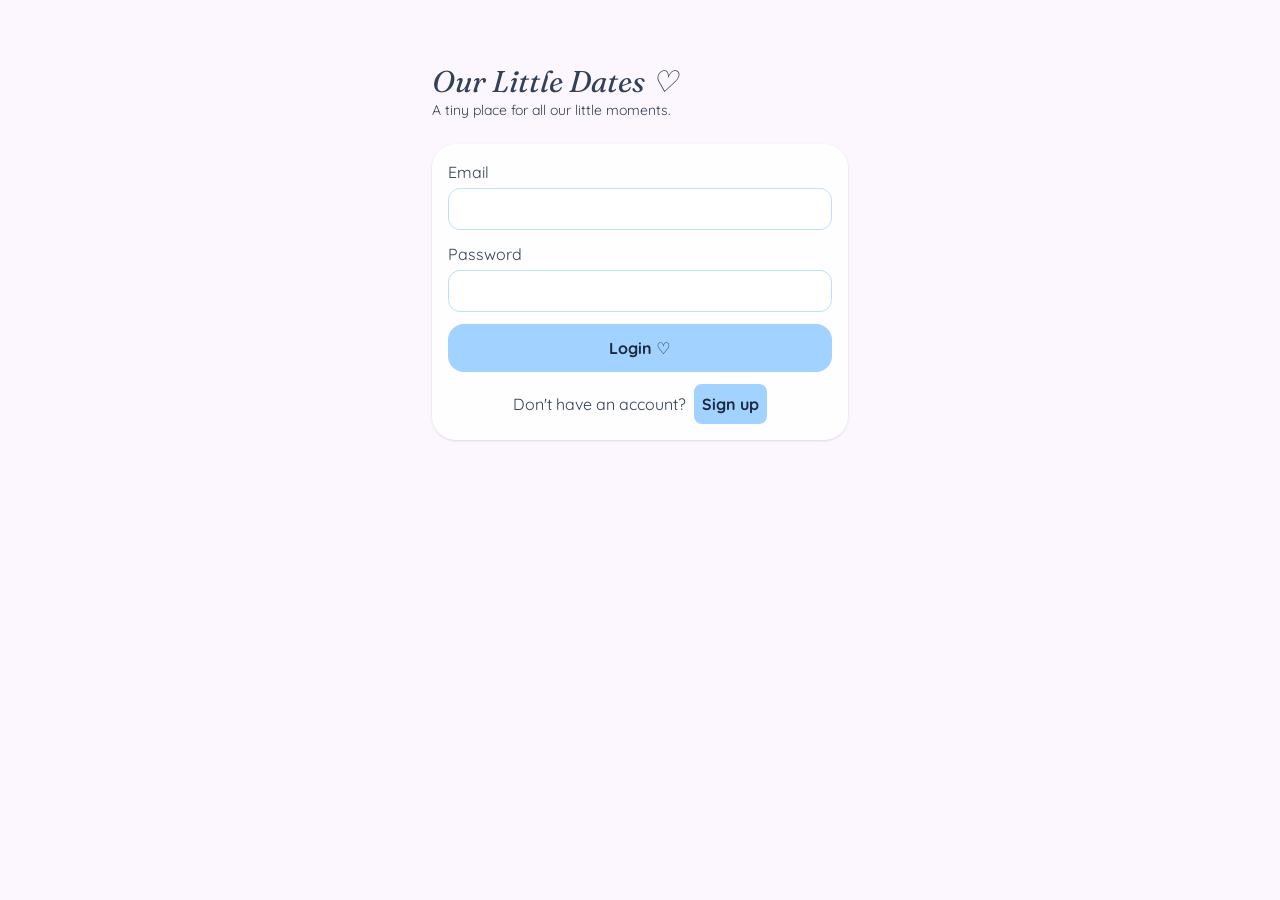
<file: index.html>
<!doctype html>
<html lang="en">
<head>
  <meta charset="utf-8">
  <meta name="viewport" content="width=device-width, initial-scale=1, viewport-fit=cover">
  <meta name="theme-color" content="#ffc8dd">
  <title>Home ♡ Our Little Dates</title>
  <script type="module" crossorigin src="/assets/index-DO0aPiEx.js"></script>
  <link rel="modulepreload" crossorigin href="/assets/lib-BmfH8Z2i.js">
  <link rel="stylesheet" crossorigin href="/assets/lib-CBzpKJRD.css">
</head>
<body class="min-h-screen bg-bg font-sans text-slate-700">
  <main class="mx-auto max-w-md px-4 pt-6 pb-28">
    <h1 class="serif text-3xl">Our Little Dates ♡</h1>
    <p class="mb-5 text-sm">A tiny place for all our little moments.</p>

    <!-- Kartu "Next date", diisi oleh home.js -->
    <section id="next" class="mb-6 rounded-3xl bg-soft p-5"></section>

    <h3 class="mb-2 font-bold">Upcoming Dates</h3>
    <div id="upcoming"></div>
  </main>
</body>
</html>
</file>
<file: assets/lib-CBzpKJRD.css>
@import "https://fonts.googleapis.com/css2?family=Fraunces:ital,wght@1,600&family=Quicksand:wght@500;700&display=swap";@layer properties{@supports (((-webkit-hyphens:none)) and (not (margin-trim:inline))) or ((-moz-orient:inline) and (not (color:rgb(from red r g b)))){*,:before,:after,::backdrop{--tw-rotate-x:initial;--tw-rotate-y:initial;--tw-rotate-z:initial;--tw-skew-x:initial;--tw-skew-y:initial;--tw-space-y-reverse:0;--tw-border-style:solid;--tw-font-weight:initial;--tw-blur:initial;--tw-brightness:initial;--tw-contrast:initial;--tw-grayscale:initial;--tw-hue-rotate:initial;--tw-invert:initial;--tw-opacity:initial;--tw-saturate:initial;--tw-sepia:initial;--tw-drop-shadow:initial;--tw-drop-shadow-color:initial;--tw-drop-shadow-alpha:100%;--tw-drop-shadow-size:initial;--tw-backdrop-blur:initial;--tw-backdrop-brightness:initial;--tw-backdrop-contrast:initial;--tw-backdrop-grayscale:initial;--tw-backdrop-hue-rotate:initial;--tw-backdrop-invert:initial;--tw-backdrop-opacity:initial;--tw-backdrop-saturate:initial;--tw-backdrop-sepia:initial;--tw-scale-x:1;--tw-scale-y:1;--tw-scale-z:1;--tw-shadow:0 0 #0000;--tw-shadow-color:initial;--tw-shadow-alpha:100%;--tw-inset-shadow:0 0 #0000;--tw-inset-shadow-color:initial;--tw-inset-shadow-alpha:100%;--tw-ring-color:initial;--tw-ring-shadow:0 0 #0000;--tw-inset-ring-color:initial;--tw-inset-ring-shadow:0 0 #0000;--tw-ring-inset:initial;--tw-ring-offset-width:0px;--tw-ring-offset-color:#fff;--tw-ring-offset-shadow:0 0 #0000}}}@layer theme{:root,:host{--font-sans:Quicksand, system-ui, sans-serif;--font-serif:Fraunces, Georgia, serif;--font-mono:ui-monospace, SFMono-Regular, Menlo, Monaco, Consolas, "Liberation Mono", "Courier New", monospace;--color-pink-500:oklch(65.6% .241 354.308);--color-slate-700:oklch(37.2% .044 257.287);--color-slate-800:oklch(27.9% .041 260.031);--color-white:#fff;--spacing:.25rem;--container-md:28rem;--text-xs:.75rem;--text-xs--line-height:calc(1 / .75);--text-sm:.875rem;--text-sm--line-height:calc(1.25 / .875);--text-xl:1.25rem;--text-xl--line-height:calc(1.75 / 1.25);--text-2xl:1.5rem;--text-2xl--line-height:calc(2 / 1.5);--text-3xl:1.875rem;--text-3xl--line-height:calc(2.25 / 1.875);--font-weight-bold:700;--radius-lg:.5rem;--radius-xl:.75rem;--radius-2xl:1rem;--radius-3xl:1.5rem;--default-transition-duration:.15s;--default-transition-timing-function:cubic-bezier(.4, 0, .2, 1);--default-font-family:var(--font-sans);--default-mono-font-family:var(--font-mono);--color-primary:#ffc8dd;--color-secondary:#bde0fe;--color-accent:#a2d2ff;--color-bg:#fcf6ff;--color-soft:#fafccc}}@layer base{*,:after,:before,::backdrop{box-sizing:border-box;border:0 solid;margin:0;padding:0}::file-selector-button{box-sizing:border-box;border:0 solid;margin:0;padding:0}html,:host{-webkit-text-size-adjust:100%;tab-size:4;line-height:1.5;font-family:var(--default-font-family,-apple-system, BlinkMacSystemFont, "Segoe UI", Roboto, "Helvetica Neue", "Noto Sans", Arial, sans-serif, "Apple Color Emoji", "Segoe UI Emoji", "Segoe UI Symbol", "Noto Color Emoji");font-feature-settings:var(--default-font-feature-settings,normal);font-variation-settings:var(--default-font-variation-settings,normal);-webkit-tap-highlight-color:transparent}hr{height:0;color:inherit;border-top-width:1px}abbr:where([title]){-webkit-text-decoration:underline dotted;text-decoration:underline dotted}h1,h2,h3,h4,h5,h6{font-size:inherit;font-weight:inherit}a{color:inherit;-webkit-text-decoration:inherit;-webkit-text-decoration:inherit;-webkit-text-decoration:inherit;-webkit-text-decoration:inherit;text-decoration:inherit}b,strong{font-weight:bolder}code,kbd,samp,pre{font-family:var(--default-mono-font-family,ui-monospace, SFMono-Regular, Menlo, Monaco, Consolas, "Liberation Mono", "Courier New", monospace);font-feature-settings:var(--default-mono-font-feature-settings,normal);font-variation-settings:var(--default-mono-font-variation-settings,normal);font-size:1em}small{font-size:80%}sub,sup{vertical-align:baseline;font-size:75%;line-height:0;position:relative}sub{bottom:-.25em}sup{top:-.5em}table{text-indent:0;border-color:inherit;border-collapse:collapse}:-moz-focusring:where(:not(iframe)){outline:auto}progress{vertical-align:baseline}summary{display:list-item}ol,ul,menu{list-style:none}img,svg,video,canvas,audio,iframe,embed,object{vertical-align:middle;display:block}img,video{max-width:100%;height:auto}button,input,select,optgroup,textarea{font:inherit;font-feature-settings:inherit;font-variation-settings:inherit;letter-spacing:inherit;color:inherit;opacity:1;background-color:#0000;border-radius:0}::file-selector-button{font:inherit;font-feature-settings:inherit;font-variation-settings:inherit;letter-spacing:inherit;color:inherit;opacity:1;background-color:#0000;border-radius:0}:where(select:is([multiple],[size])) optgroup{font-weight:bolder}:where(select:is([multiple],[size])) optgroup option{padding-inline-start:20px}::file-selector-button{margin-inline-end:4px}::placeholder{opacity:1}@supports (not ((-webkit-appearance:-apple-pay-button))) or (contain-intrinsic-size:1px){::placeholder{color:currentColor}@supports (color:color-mix(in lab, red, red)){::placeholder{color:color-mix(in oklab, currentcolor 50%, transparent)}}}textarea{resize:vertical}::-webkit-search-decoration{-webkit-appearance:none}::-webkit-date-and-time-value{min-height:1lh;text-align:inherit}::-webkit-datetime-edit{display:inline-flex}::-webkit-datetime-edit-fields-wrapper{padding:0}::-webkit-datetime-edit{padding-block:0}::-webkit-datetime-edit-year-field{padding-block:0}::-webkit-datetime-edit-month-field{padding-block:0}::-webkit-datetime-edit-day-field{padding-block:0}::-webkit-datetime-edit-hour-field{padding-block:0}::-webkit-datetime-edit-minute-field{padding-block:0}::-webkit-datetime-edit-second-field{padding-block:0}::-webkit-datetime-edit-millisecond-field{padding-block:0}::-webkit-datetime-edit-meridiem-field{padding-block:0}::-webkit-calendar-picker-indicator{line-height:1}:-moz-ui-invalid{box-shadow:none}button,input:where([type=button],[type=reset],[type=submit]){appearance:button}::file-selector-button{appearance:button}::-webkit-inner-spin-button{height:auto}::-webkit-outer-spin-button{height:auto}[hidden]:where(:not([hidden=until-found])){display:none!important}}@layer components{.serif{font-family:var(--font-serif);font-style:italic}.btn{border-radius:var(--radius-2xl);background-color:var(--color-accent);padding-inline:calc(var(--spacing) * 4);padding-block:calc(var(--spacing) * 3);text-align:center;--tw-font-weight:var(--font-weight-bold);font-weight:var(--font-weight-bold);color:var(--color-slate-800);transition-property:color,background-color,border-color,outline-color,text-decoration-color,fill,stroke,--tw-gradient-from,--tw-gradient-via,--tw-gradient-to,opacity,box-shadow,transform,translate,scale,rotate,filter,-webkit-backdrop-filter,backdrop-filter,display,content-visibility,overlay,pointer-events;transition-timing-function:var(--tw-ease,var(--default-transition-timing-function));transition-duration:var(--tw-duration,var(--default-transition-duration));display:inline-block}.btn:active{--tw-scale-x:95%;--tw-scale-y:95%;--tw-scale-z:95%;scale:var(--tw-scale-x) var(--tw-scale-y)}.btn:disabled{opacity:.5}.inp{margin-top:var(--spacing);border-radius:var(--radius-xl);border-style:var(--tw-border-style);border-width:1px;border-color:var(--color-secondary);background-color:var(--color-white);width:100%;padding-inline:calc(var(--spacing) * 3);padding-block:calc(var(--spacing) * 2);--tw-outline-style:none;outline-style:none}.inp:focus{--tw-ring-shadow:var(--tw-ring-inset,) 0 0 0 calc(2px + var(--tw-ring-offset-width)) var(--tw-ring-color,currentcolor);box-shadow:var(--tw-inset-shadow), var(--tw-inset-ring-shadow), var(--tw-ring-offset-shadow), var(--tw-ring-shadow), var(--tw-shadow);--tw-ring-color:var(--color-accent)}.card{border-radius:var(--radius-3xl);background-color:#fffc}@supports (color:color-mix(in lab, red, red)){.card{background-color:color-mix(in oklab, var(--color-white) 80%, transparent)}}.card{padding:calc(var(--spacing) * 4);--tw-shadow:0 1px 3px 0 var(--tw-shadow-color,#0000001a), 0 1px 2px -1px var(--tw-shadow-color,#0000001a);box-shadow:var(--tw-inset-shadow), var(--tw-inset-ring-shadow), var(--tw-ring-offset-shadow), var(--tw-ring-shadow), var(--tw-shadow)}}@layer utilities{.fixed{position:fixed}.inset-x-0{inset-inline:0}.bottom-0{bottom:0}.mx-auto{margin-inline:auto}.my-3{margin-block:calc(var(--spacing) * 3)}.mt-0{margin-top:0}.mt-1{margin-top:var(--spacing)}.mt-2{margin-top:calc(var(--spacing) * 2)}.mt-3{margin-top:calc(var(--spacing) * 3)}.mt-4{margin-top:calc(var(--spacing) * 4)}.mt-6{margin-top:calc(var(--spacing) * 6)}.mt-10{margin-top:calc(var(--spacing) * 10)}.mb-2{margin-bottom:calc(var(--spacing) * 2)}.mb-3{margin-bottom:calc(var(--spacing) * 3)}.mb-5{margin-bottom:calc(var(--spacing) * 5)}.mb-6{margin-bottom:calc(var(--spacing) * 6)}.block{display:block}.flex{display:flex}.grid{display:grid}.hidden{display:none}.inline-block{display:inline-block}.table{display:table}.h-10{height:calc(var(--spacing) * 10)}.h-12{height:calc(var(--spacing) * 12)}.min-h-screen{min-height:100vh}.w-10{width:calc(var(--spacing) * 10)}.w-full{width:100%}.max-w-md{max-width:var(--container-md)}.flex-1{flex:1}.transform{transform:var(--tw-rotate-x,) var(--tw-rotate-y,) var(--tw-rotate-z,) var(--tw-skew-x,) var(--tw-skew-y,)}.grid-cols-2{grid-template-columns:repeat(2,minmax(0,1fr))}.grid-cols-5{grid-template-columns:repeat(5,minmax(0,1fr))}.grid-cols-7{grid-template-columns:repeat(7,minmax(0,1fr))}.flex-wrap{flex-wrap:wrap}.place-items-center{place-items:center}.items-center{align-items:center}.justify-between{justify-content:space-between}.justify-center{justify-content:center}.gap-1{gap:var(--spacing)}.gap-2{gap:calc(var(--spacing) * 2)}.gap-3{gap:calc(var(--spacing) * 3)}.gap-4{gap:calc(var(--spacing) * 4)}:where(.space-y-2>:not(:last-child)){--tw-space-y-reverse:0;margin-block-start:calc(calc(var(--spacing) * 2) * var(--tw-space-y-reverse));margin-block-end:calc(calc(var(--spacing) * 2) * calc(1 - var(--tw-space-y-reverse)))}:where(.space-y-3>:not(:last-child)){--tw-space-y-reverse:0;margin-block-start:calc(calc(var(--spacing) * 3) * var(--tw-space-y-reverse));margin-block-end:calc(calc(var(--spacing) * 3) * calc(1 - var(--tw-space-y-reverse)))}.rounded-2xl{border-radius:var(--radius-2xl)}.rounded-3xl{border-radius:var(--radius-3xl)}.rounded-full{border-radius:2147483647px}.rounded-lg{border-radius:var(--radius-lg)}.rounded-xl{border-radius:var(--radius-xl)}.border-t{border-top-style:var(--tw-border-style);border-top-width:1px}.border-primary{border-color:var(--color-primary)}.border-secondary{border-color:var(--color-secondary)}.bg-accent{background-color:var(--color-accent)}.bg-bg{background-color:var(--color-bg)}.bg-primary{background-color:var(--color-primary)}.bg-secondary{background-color:var(--color-secondary)}.bg-secondary\/40{background-color:#bde0fe66}@supports (color:color-mix(in lab, red, red)){.bg-secondary\/40{background-color:color-mix(in oklab, var(--color-secondary) 40%, transparent)}}.bg-soft{background-color:var(--color-soft)}.bg-white\/90{background-color:#ffffffe6}@supports (color:color-mix(in lab, red, red)){.bg-white\/90{background-color:color-mix(in oklab, var(--color-white) 90%, transparent)}}.p-2{padding:calc(var(--spacing) * 2)}.p-3{padding:calc(var(--spacing) * 3)}.p-5{padding:calc(var(--spacing) * 5)}.px-2{padding-inline:calc(var(--spacing) * 2)}.px-3{padding-inline:calc(var(--spacing) * 3)}.px-4{padding-inline:calc(var(--spacing) * 4)}.py-1{padding-block:var(--spacing)}.py-3{padding-block:calc(var(--spacing) * 3)}.pt-6{padding-top:calc(var(--spacing) * 6)}.pb-28{padding-bottom:calc(var(--spacing) * 28)}.pb-\[env\(safe-area-inset-bottom\)\]{padding-bottom:env(safe-area-inset-bottom)}.text-center{text-align:center}.text-right{text-align:right}.font-sans{font-family:var(--font-sans)}.text-2xl{font-size:var(--text-2xl);line-height:var(--tw-leading,var(--text-2xl--line-height))}.text-3xl{font-size:var(--text-3xl);line-height:var(--tw-leading,var(--text-3xl--line-height))}.text-sm{font-size:var(--text-sm);line-height:var(--tw-leading,var(--text-sm--line-height))}.text-xl{font-size:var(--text-xl);line-height:var(--tw-leading,var(--text-xl--line-height))}.text-xs{font-size:var(--text-xs);line-height:var(--tw-leading,var(--text-xs--line-height))}.font-bold{--tw-font-weight:var(--font-weight-bold);font-weight:var(--font-weight-bold)}.whitespace-pre-line{white-space:pre-line}.text-pink-500{color:var(--color-pink-500)}.text-slate-700{color:var(--color-slate-700)}.text-slate-800{color:var(--color-slate-800)}.underline{text-decoration-line:underline}.filter{filter:var(--tw-blur,) var(--tw-brightness,) var(--tw-contrast,) var(--tw-grayscale,) var(--tw-hue-rotate,) var(--tw-invert,) var(--tw-saturate,) var(--tw-sepia,) var(--tw-drop-shadow,)}.backdrop-blur{--tw-backdrop-blur:blur(8px);-webkit-backdrop-filter:var(--tw-backdrop-blur,) var(--tw-backdrop-brightness,) var(--tw-backdrop-contrast,) var(--tw-backdrop-grayscale,) var(--tw-backdrop-hue-rotate,) var(--tw-backdrop-invert,) var(--tw-backdrop-opacity,) var(--tw-backdrop-saturate,) var(--tw-backdrop-sepia,);backdrop-filter:var(--tw-backdrop-blur,) var(--tw-backdrop-brightness,) var(--tw-backdrop-contrast,) var(--tw-backdrop-grayscale,) var(--tw-backdrop-hue-rotate,) var(--tw-backdrop-invert,) var(--tw-backdrop-opacity,) var(--tw-backdrop-saturate,) var(--tw-backdrop-sepia,)}}@property --tw-rotate-x{syntax:"*";inherits:false}@property --tw-rotate-y{syntax:"*";inherits:false}@property --tw-rotate-z{syntax:"*";inherits:false}@property --tw-skew-x{syntax:"*";inherits:false}@property --tw-skew-y{syntax:"*";inherits:false}@property --tw-space-y-reverse{syntax:"*";inherits:false;initial-value:0}@property --tw-border-style{syntax:"*";inherits:false;initial-value:solid}@property --tw-font-weight{syntax:"*";inherits:false}@property --tw-blur{syntax:"*";inherits:false}@property --tw-brightness{syntax:"*";inherits:false}@property --tw-contrast{syntax:"*";inherits:false}@property --tw-grayscale{syntax:"*";inherits:false}@property --tw-hue-rotate{syntax:"*";inherits:false}@property --tw-invert{syntax:"*";inherits:false}@property --tw-opacity{syntax:"*";inherits:false}@property --tw-saturate{syntax:"*";inherits:false}@property --tw-sepia{syntax:"*";inherits:false}@property --tw-drop-shadow{syntax:"*";inherits:false}@property --tw-drop-shadow-color{syntax:"*";inherits:false}@property --tw-drop-shadow-alpha{syntax:"<percentage>";inherits:false;initial-value:100%}@property --tw-drop-shadow-size{syntax:"*";inherits:false}@property --tw-backdrop-blur{syntax:"*";inherits:false}@property --tw-backdrop-brightness{syntax:"*";inherits:false}@property --tw-backdrop-contrast{syntax:"*";inherits:false}@property --tw-backdrop-grayscale{syntax:"*";inherits:false}@property --tw-backdrop-hue-rotate{syntax:"*";inherits:false}@property --tw-backdrop-invert{syntax:"*";inherits:false}@property --tw-backdrop-opacity{syntax:"*";inherits:false}@property --tw-backdrop-saturate{syntax:"*";inherits:false}@property --tw-backdrop-sepia{syntax:"*";inherits:false}@property --tw-scale-x{syntax:"*";inherits:false;initial-value:1}@property --tw-scale-y{syntax:"*";inherits:false;initial-value:1}@property --tw-scale-z{syntax:"*";inherits:false;initial-value:1}@property --tw-shadow{syntax:"*";inherits:false;initial-value:0 0 #0000}@property --tw-shadow-color{syntax:"*";inherits:false}@property --tw-shadow-alpha{syntax:"<percentage>";inherits:false;initial-value:100%}@property --tw-inset-shadow{syntax:"*";inherits:false;initial-value:0 0 #0000}@property --tw-inset-shadow-color{syntax:"*";inherits:false}@property --tw-inset-shadow-alpha{syntax:"<percentage>";inherits:false;initial-value:100%}@property --tw-ring-color{syntax:"*";inherits:false}@property --tw-ring-shadow{syntax:"*";inherits:false;initial-value:0 0 #0000}@property --tw-inset-ring-color{syntax:"*";inherits:false}@property --tw-inset-ring-shadow{syntax:"*";inherits:false;initial-value:0 0 #0000}@property --tw-ring-inset{syntax:"*";inherits:false}@property --tw-ring-offset-width{syntax:"<length>";inherits:false;initial-value:0}@property --tw-ring-offset-color{syntax:"*";inherits:false;initial-value:#fff}@property --tw-ring-offset-shadow{syntax:"*";inherits:false;initial-value:0 0 #0000}
</file>
